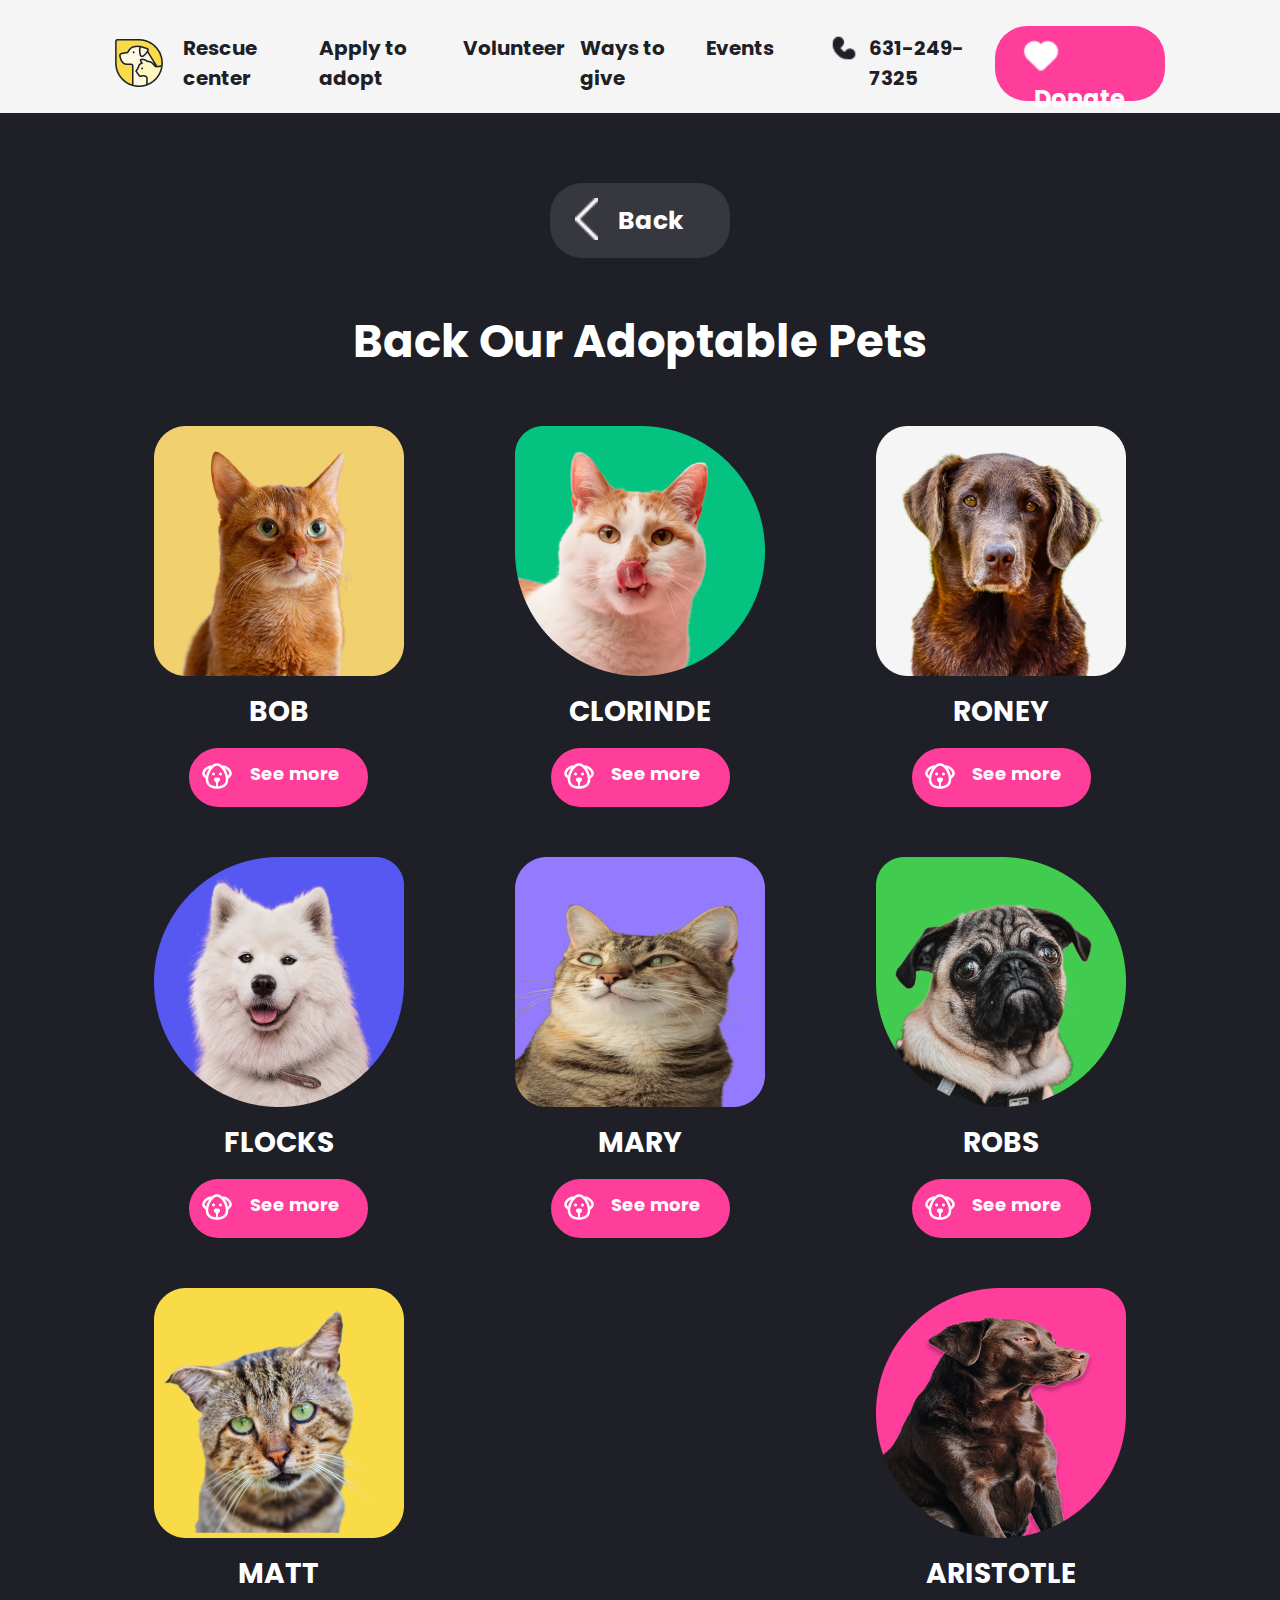
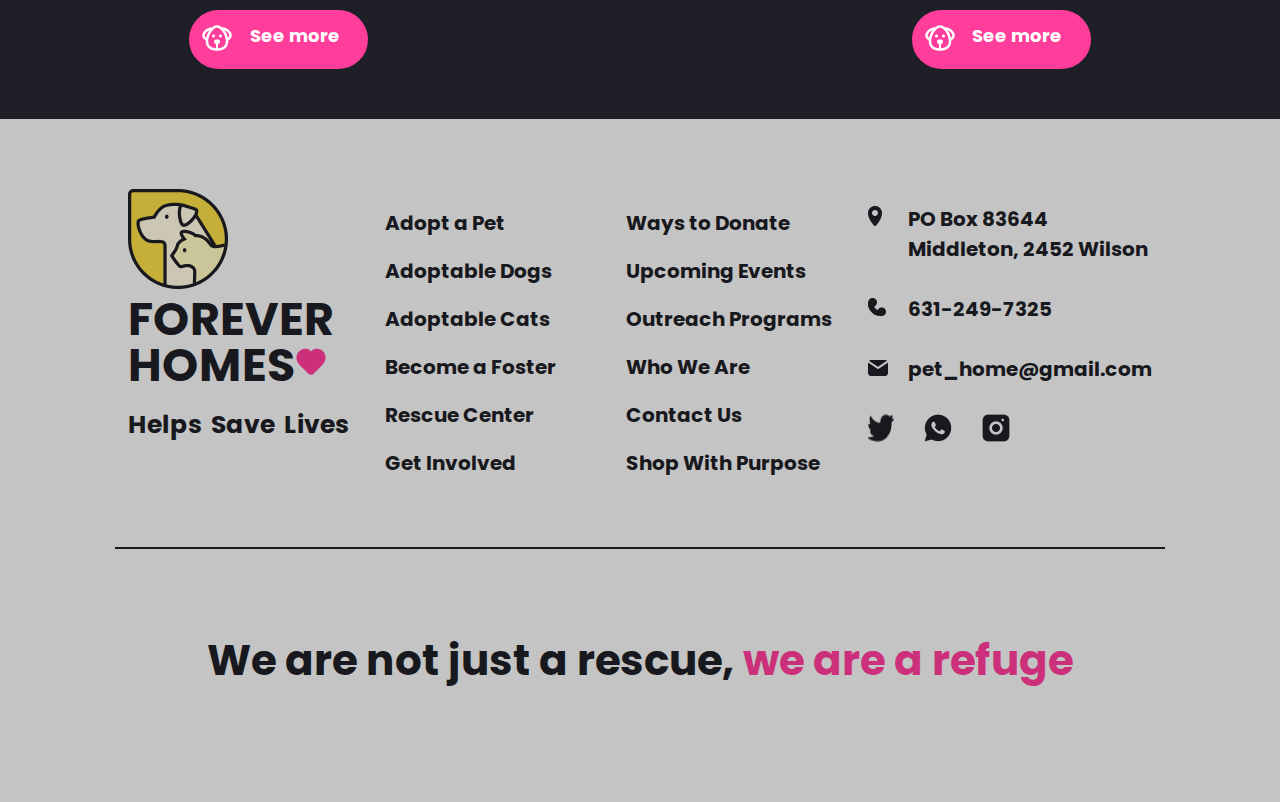
<file: html/adotables-page.html>
<!DOCTYPE html>
<html lang="pt-br">
<head>
    <link rel="preconnect" href="https://fonts.googleapis.com">
    <link rel="preconnect" href="https://fonts.gstatic.com" crossorigin>
    <link href="https://fonts.googleapis.com/css2?family=Inter:wght@400;500&family=Poppins:wght@600&display=swap" rel="stylesheet">

    <link rel="preconnect" href="https://fonts.googleapis.com">
    <link rel="preconnect" href="https://fonts.gstatic.com" crossorigin>
    <link href="https://fonts.googleapis.com/css2?family=Inter:wght@400;500;700&family=Poppins:wght@600&display=swap" rel="stylesheet">

    <meta charset="UTF-8">
    <meta name="viewport" content="width=device-width, initial-scale=1.0">
    <title>Adotables</title>
    <link rel="stylesheet" href="/css/style.css">
</head>
<body>
    <div id ="container-home">
        <div id="container-home-menu">
            <nav>
                <img src="/assets/icons/Group 176429.png" alt="">
                <ul id="container-home-menu-list">
                    <li><a href="#">Rescue center</a></li>
                    <li><a href="#">Apply to adopt</a></li>
                    <li><a href="#">Volunteer</a></li>
                    <li><a href="#">Ways to give</a></li>
                    <li><a href="#">Events</a></li>
                </ul>
            </nav>
            <div class="contact">
                <img src="/assets/icons/Icon_tel.png" alt="">
                <p>631-249-7325</p>
            </div>
            <button class="button-donate-style openModalButtonDonate">
                <img src="/assets/icons/Icon_Coracao.png" alt="">
                Donate
            </button>
            
        </div>
        <div id="adotables-pets-container">
            <div id="adotables-pets">
                <div id="button-back-container">
                <button class="button-back" id="back">
                    <img src="/assets/icons/Vector (9).png" alt="">
                    <p>Back</p>
                </button>
                </div>
                <h2>Back Our Adoptable Pets</h2>
            </div>
            <div class="adotables-pets-container-group">
               
                    <div class="adotables-pets-container-group-elements">
                        <img src="/assets/animals/1 (1).png" class="adotables-pets-container-group-img" alt="">
                        <h4>BOB</h4>
                        <div class="adotables-pets-button">
                            <img src="/assets/icons/Icon (2).png" alt="">
                            <p>See more</p>
                        </div>
                    </div>
               
                    <div class="adotables-pets-container-group-elements">
                        <img src="/assets/animals/2.png" class="adotables-pets-container-group-img" alt="">
                        <h4>CLORINDE</h4>
                        <div class="adotables-pets-button">
                            <img src="/assets/icons/Icon (2).png" alt="">
                            <p>See more</p>
                        </div>
                    </div>
                
                    <div class="adotables-pets-container-group-elements">
                        <img src="/assets//animals/3.png" class="adotables-pets-container-group-img" alt="">
                        <h4>RONEY</h4>
                        <div class="adotables-pets-button">
                            <img src="/assets/icons/Icon (2).png" alt="">
                            <p>See more</p>
                        </div>
                    </div>
                
                    <div class="adotables-pets-container-group-elements">
                        <img src="/assets/animals/4.png" class="adotables-pets-container-group-img" alt="">
                        <h4>FLOCKS</h4>
                        <div class="adotables-pets-button">
                            <img src="/assets/icons/Icon (2).png" alt="">
                            <p>See more</p>
                        </div>
                    </div class="adotables-pets-container-group-elements">
            
                    <div class="adotables-pets-container-group-elements">
                        <img src="/assets/animals/4 (2).png" class="adotables-pets-container-group-img" alt="">
                        <h4>MARY</h4>
                        <div class="adotables-pets-button">
                            <img src="/assets/icons/Icon (2).png" alt="">
                            <p>See more</p>
                        </div>
                    </div class="adotables-pets-container-group-elements">
                
                    <div class="adotables-pets-container-group-elements">
                        <img src="/assets//animals/4 (4).png" class="adotables-pets-container-group-img" alt="">
                        <h4>ROBS</h4>
                        <div class="adotables-pets-button">
                            <img src="/assets/icons/Icon (2).png"  alt="">
                            <p>See more</p>
                        </div>
                    </div class="adotables-pets-container-group-elements">
                
                    <div class="adotables-pets-container-group-elements">
                        <img src="/assets/animals/4 (1).png" class="adotables-pets-container-group-img" alt="">
                        <h4>MATT</h4>
                        <div class="adotables-pets-button">
                            <img src="/assets/icons/Icon (2).png" alt="">
                            <p>See more</p>
                        </div>
                    </div>
                
                    <div class="adotables-pets-container-group-elements">
                        <img src="/assets/animals/4 (3).png" class="adotables-pets-container-group-img" alt="">
                        <h4>ARISTOTLE</h4>
                        <div class="adotables-pets-button">
                            <img src="/assets/icons/Icon (2).png" alt="">
                            <p>See more</p>
                        </div>
                    </div>
                
            </div>
        </div>
         <!-- Donate Modal -->
         <div id="fade-donate-modal" class="hide"></div>
         <div id="donate-modal-content" class="hide">
             <h1>Choose your Donate </h1>
                 <form action="" id="">
                     <label for="email">EMAIL*</label>
                     <input type="email" placeholder="youremail@here|" id="email-donate" name="email">
 
                     <label for="name">HOW MUCH CAN YOU HELP?*</label>
                     <input type="text" placeholder="R$ 95,00" id="help"  name="help" required>
 
                     <label for="method-input-container">PAYMENT METHOD*</label>
                     <div class="method-input-container">
                         <label for="pix" class="checkbox-label">
                             <input type="checkbox" id="pix" name="payment_method" value="pix" class="checkbox-circle" required>
                             <span class="custom-checkbox"></span> Pix
                         </label>
                     
                         <label for="credit" class="checkbox-label" id="credit-label">
                             <input type="checkbox" id="credit" name="payment_method" value="credit_card" class="checkbox-circle" required>
                             <span class="custom-checkbox"></span> Credit Card
                         </label>
                     
                         <label for="paypal" class="checkbox-label">
                             <input type="checkbox" id="paypal" name="payment_method" value="paypal" class="checkbox-circle" required>
                             <span class="custom-checkbox"> </span>Paypal
                         </label>
                     </div>          
                 </form>
                 <div class="donate-modal-container-footer">
                     <button id="modal-button-donate">
                         <img src="/assets/Icon_Coracao.png" alt="">
                         I wanna Help!
                     </button>
 
                     <button class="close-modal-button closeModalButtonDonate">
                         <img src="/assets/icons/Vector (9).png" alt="">
                         Cancel
                     </button>
                 </div>  
             </div>
 
    <footer id="footer-section">
        <div id="footer-section-container">
            <div>
                <img src="/assets/Logo.png"  alt="">
                <span>
                    <h2>FOREVER HOMES</h2>
                    <img src="/assets/icons/Icon.png" id="footer-section-img-heart" alt="">
                    
                </span> 
                <p id="footer-section-subtitle">Helps Save Lives</p>
            </div>
            <div>
                <ul>
                    <li>Adopt a Pet</li>
                    <li>Adoptable Dogs</li>
                    <li>Adoptable Cats</li>
                    <li>Become a Foster</li>
                    <li>Rescue Center</li>
                    <li>Get Involved</li>
                </ul>
            </div>
            <div>
                <ul>
                    <li>Ways to Donate</li>
                    <li>Upcoming Events</li>
                    <li>Outreach Programs</li>
                    <li>Who We Are</li>
                    <li>Contact Us</li>
                    <li>Shop With Purpose</li>
                </ul>
            </div>
            <div id="footer-section-contact">
                <span>
                    <img src="/assets/icons/Shape.png" alt="">
                    <p>PO Box 83644 Middleton, 2452 Wilson</p>
                </span>
                <span>
                    <img src="/assets/icons/Shape-1.png" alt="">
                    <p>631-249-7325</p>
                </span>
                <span>
                    <img src="/assets/icons/Shape-2.png" alt="">
                    <p>pet_home@gmail.com</p>
                </span>
                <span id="footer-section-contact-group">
                    <img src="/assets/icons/Shape-3.png" alt="">
                    <img src="/assets/icons/Shape-4.png" alt="">
                    <img src="/assets/icons/Shape-5.png" alt="">
                </span>
            </div>
        </div>
        <div id="footer-section-contact-phrase">
            <h2>​We are not just a rescue, <span>we are a refuge</span></h2>
        </div>
    </footer>
    <script src="/js/script-adotables.js"></script>
</body>
</html>
</file>
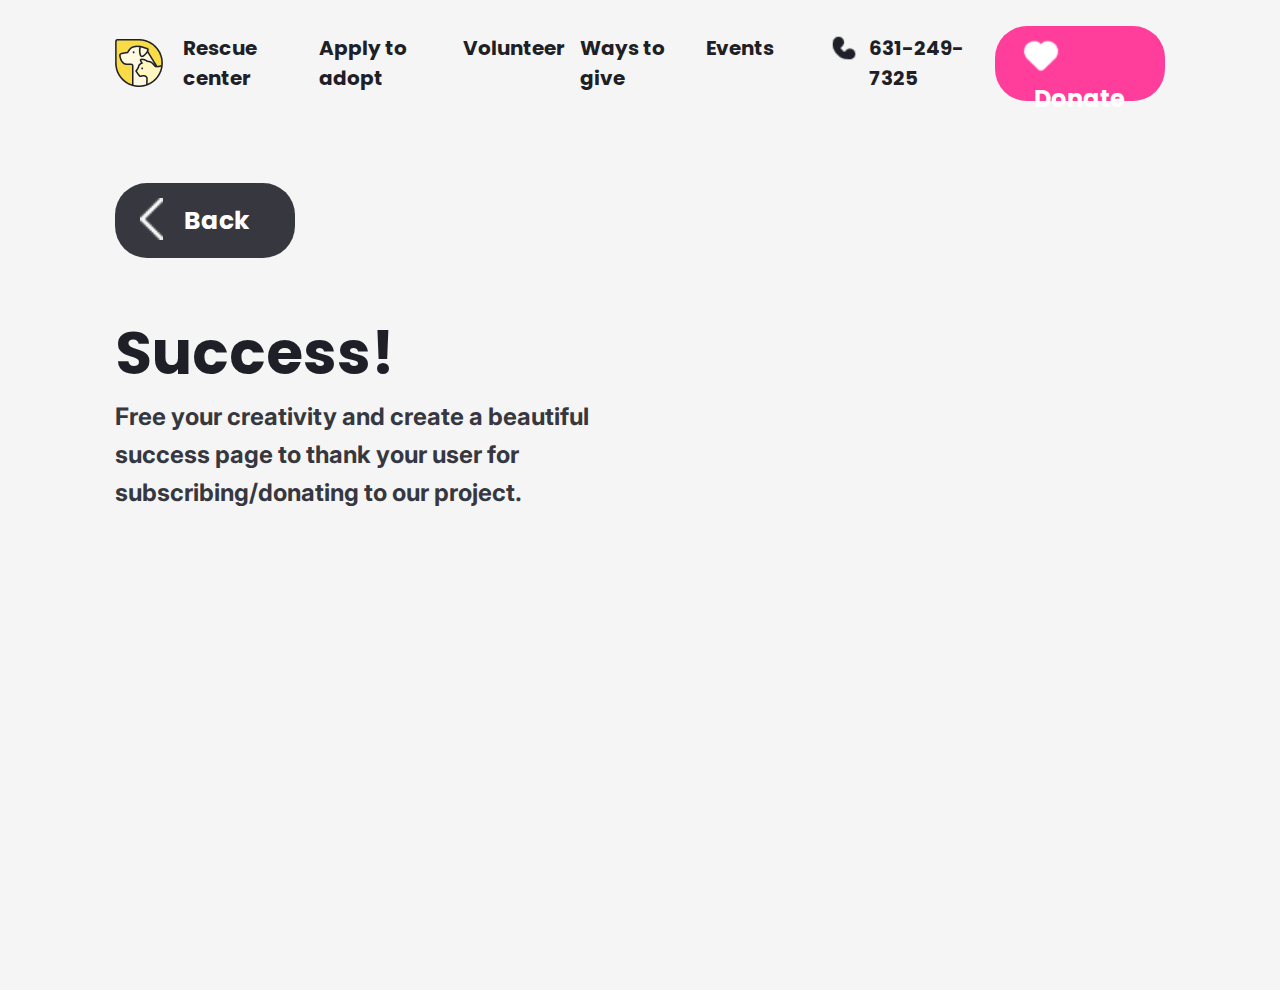
<file: html/success-page.html>
<!DOCTYPE html>
<html lang="pt-br">
<head>
    <link rel="preconnect" href="https://fonts.googleapis.com">
    <link rel="preconnect" href="https://fonts.gstatic.com" crossorigin>
    <link href="https://fonts.googleapis.com/css2?family=Inter:wght@400;500&family=Poppins:wght@600&display=swap" rel="stylesheet">

    <link rel="preconnect" href="https://fonts.googleapis.com">
    <link rel="preconnect" href="https://fonts.gstatic.com" crossorigin>
    <link href="https://fonts.googleapis.com/css2?family=Inter:wght@400;500;700&family=Poppins:wght@600&display=swap" rel="stylesheet">

    <meta charset="UTF-8">
    <meta name="viewport" content="width=device-width, initial-scale=1.0">
    <title>Success</title>
    <link rel="stylesheet" href="/css/style.css">
</head>
<body>
    <div id ="container-home">
        <div id="container-home-menu">
            <nav>
                <img src="/assets/icons/Group 176429.png" alt="">
                <ul id="container-home-menu-list">
                    <li><a href="#">Rescue center</a></li>
                    <li><a href="#">Apply to adopt</a></li>
                    <li><a href="#">Volunteer</a></li>
                    <li><a href="#">Ways to give</a></li>
                    <li><a href="#">Events</a></li>
                </ul>
            </nav>
            <div class="contact">
                <img src="/assets/icons/Icon_tel.png" alt="">
                <p>631-249-7325</p>
            </div>
            <button class="openModalButtonDonate button-donate-style">
                <img src="/assets/icons/Icon_Coracao.png" alt="">
                Donate
            </button>
        </div>
        <div id="success-page">
        <button class="button-back">
            <img src="/assets/icons/Vector (9).png" alt="">
            Back
        </button>
        <h1>Success!</h1>
        <p>Free your creativity and create a beautiful success page to thank your user for subscribing/donating to our project.</p>
    </div>
    </div>
        <!-- Donate Modal -->
        <div id="fade-donate-modal" class="hide"></div>
        <div id="donate-modal-content" class="hide">
            <h1>Choose your Donate </h1>
                <form action="" id="">
                    <label for="email">EMAIL*</label>
                    <input type="email" placeholder="youremail@here|" id="email-donate" name="email">
    
                    <label for="name">HOW MUCH CAN YOU HELP?*</label>
                    <input type="text" placeholder="R$ 95,00" id="help"  name="help" required>
    
                    <label for="method-input-container">PAYMENT METHOD*</label>
                    <div class="method-input-container">
                        <label for="pix" class="checkbox-label">
                            <input type="checkbox" id="pix" name="payment_method" value="pix" class="checkbox-circle" required>
                            <span class="custom-checkbox"></span> Pix
                        </label>
                    
                        <label for="credit" class="checkbox-label" id="credit-label">
                            <input type="checkbox" id="credit" name="payment_method" value="credit_card" class="checkbox-circle" required>
                            <span class="custom-checkbox"></span> Credit Card
                        </label>
                    
                        <label for="paypal" class="checkbox-label">
                            <input type="checkbox" id="paypal" name="payment_method" value="paypal" class="checkbox-circle" required>
                            <span class="custom-checkbox"> </span>Paypal
                        </label>
                    </div>          
                </form>
                <div class="donate-modal-container-footer">
                    <button id="modal-button-donate">
                        <img src="/assets/icons/Icon_Coracao.png" alt="">
                        I wanna Help!
                    </button>
    
                    <button class="close-modal-button closeModalButtonDonate">
                        <img src="/assets/icons/Vector (9).png" alt="">
                        Cancel
                    </button>
                </div>  
            </div>
     
    <script src="/js/script-sucess.js"></script>
</body>
</html>
</file>
<file: css/style.css>
* {
    margin: 0;
    padding: 0;
    font-family: 'Poppins';
    font-weight: 700;
}

/* Section-home */

#container-home {
    height: 100vh;
    background-color:#F5F5F5 ;
    padding-bottom: 7%;
}

#container-home-menu {
    display: flex;
    justify-content: space-between;
    align-items: center;
    font-family: 'Inter';
    font-size: 20px;
    padding: 2% 9% 1%;
    color: #1E1F27;

}

.contact {
    display: flex;
    margin-left: 40px;    
}

.contact img {
    width: 30px;
    height: 30px;
    margin-right: 10px
}

/* Button-Donate */
.button-donate-style{
    width: auto;
    height: 75px;
    cursor: pointer;
    background-color:  #FF3D9A;
    color: white;
    border-radius: 32px;
    padding: 8px 25px;   
    font-size: 1.5rem;
    text-align: center;
    line-height: 45px;
    border: #FF3D9A;
    transition: 0.4s;
}

.button-donate-style:hover {
    opacity: 0.7;
}
.button-donate-style img {
    width: 42px;
    height: 42px;
    float: left;    
}

/* Button adopt */
.button-adopt {
    display: block;
    width: 45%;
    height: 75px;
    background-color:  white;
    color: #1E1F27;
    border-radius: 32px;
    padding: 10px 25px;
    border: #1E1F27 solid 1px;
    font-size: 1.5rem;
    text-align: center;
    line-height: 45px;   
    transition: 0.4s;
    cursor: pointer;
}

.button-adopt:hover {
    opacity: 0.8;
    background-color: #cfcfcf;
}
.button-adopt img {
    width: 42px;
    height: 42px;
    float: left;
}

.about-text h1 {
    font-size: 58px;
    font-weight: 700;
    margin-bottom: 30px;
    line-height: 1.0;   
}

nav {
    display: flex;
    align-items: center;
}
  
nav a {
    text-decoration: none;
    font-size: 20px;
    color: #1E1F27;
}

#container-home-menu-list {
    margin-left: 20px;
    list-style: none;
    display: flex;
}

#container-home-menu li {
   margin-right: 15px;
}

#container-home-menu-about {
    display: flex;
    margin-top: 25px;
    padding-top: 20px;
    padding-bottom: 20px;
    border-top: 2px solid #1E1F27 ;
    margin-left: 9%;
    margin-right: 9%;

}

.about-text {
  font-size: 1.5rem;
  margin-top: 80px;
  width: 100%;
}

.about-text h3 {
    margin-top: 30px;
    font-size: 32px;
    color: #1E1F27;
}

.group-bottons {
    margin-top: 40px;
    display: flex;
    gap: 40px;
}

.img-container {
    width: 100%;
    margin-top: 55px;
    position: relative;
}

.img-container img {
    width: 100%;
    height: auto;
    position: relative;
}

.img-container #cat {
    z-index: 1;
    left: 48%; 
    width: 52%;
}

.img-container #dog {
    z-index: 2;
    top: 10px;
    right: 25%; 
    width: 38%;
}

.img-container #house {
    z-index: 1;
    left: 25%; 
    bottom: 75%; 
    width: 19%;
}
.img-container #collar {
    z-index: 1;
    left: 44%; 
    bottom: 33%; 
    width: 28%;
}

@media (max-width: 768px) {

    #container-home {
        height: 100vh;
        background-color:#F5F5F5 ;
        padding-bottom: 7%;
    }
    
    #container-home-menu {
        display: flex;
        flex-wrap: wrap;
        align-items: center;
        font-family: 'Inter';
        font-size: 5%;
        
        color: #1E1F27;
    }

    nav {
        display: flex;
        flex-direction: column;
        align-items: center;
    }
    
    nav a {
        text-decoration: none;
        font-size: 20px;
        color: #1E1F27;
    }

    #container-home-menu-list {
        margin-left: 20px;
        list-style: none;
        display: flex;
    }

    #container-home-menu li {
    margin-right: 15px;
    }
    .button-donate-style, .button-adopt {
      width: 100%;
    }

    .about-text {
      font-size: 1rem;
    }
  }

/* section 2 */

.carousel-section {
    width: 100%;
    background-color: #1E1F27 ;
    color: #ffffff; 
    padding-top: 50px;
}
.carousel-section .text-section {
    display:flex;
    flex-direction: column;
    justify-content: center;
    margin-top: 40px;
}

.carousel-section .text-section .date {
    display: flex;
    justify-content: center;
    text-align: center;
}

.carousel-section .text-section h2 {
    font-size: 45px;
    text-align: center;
    margin-left: 15%;
    margin-right: 15%;
}
.carousel-section .text-section .date  h3 {
    color: #F8DB46 ;
    font-size: 55px;
    width: 100%;
    margin-right: 130px;
    margin-top: 70px;
}
.carousel-section .text-section .date  p {
    font-size: 32px;
    margin-top: 10px;
}

/* carousel */

.carousel-container {
    margin-top: 60px; 
    margin-left: 230px;
    margin-right: 230px;
    overflow: hidden;
}

.carousel-animals {
    display: flex;
    transition: transform 0.5s; 
}

.carousel-slide {
    flex: 0 0 25%; 
    text-align: center;
    position: relative;
}
.carousel-slide img {
    width: 85%;
}

.carousel-buttons {
    display: flex;
    justify-content: space-between;
    align-items: center;
    margin-left: 150px;
    margin-right: 150px;
}

.carousel-buttons button {
    border: none;
    background: none;
    cursor: pointer;
    position: relative;
    top: 200px;
}

/* section 3 */

.cards-section {
    width: 100%;
    background-color: #1E1F27 ;
    color: #ffffff; 
    padding-top: 140px;
}

.cards-section h2 {
    font-size: 40px;
    text-align: center;
}

.cards-block {
    display: flex;
    flex-wrap: wrap;
    justify-content: center; 
    align-items: flex-start; 
    margin: 0 auto; 
    max-width: 1440px; 
    padding-bottom: 70px;
    gap: 20px;
}
.card {
    border: 2px solid #FFFFFF;
    max-width: 370px; 
    height: 320px;
    border-radius: 24px;
    padding: 36px;
    margin-top: 30px;
    box-sizing: border-box; /
}

.title-card {
    display: flex;
    justify-content: space-between;
}

.title-card h4 {
    font-size: 25px;
}

.card p {
    font-size: 14px;
    color: rgba(255, 255, 255, 0.8);
    margin-top: 19px;
}
.title-card img {
    width: 20%;
}

/* section 4 */

.information-section {
    padding-top: 40px;
    margin-left: 5%; 
    margin-right: 5%; 
}

.info-button-adopt {
    display: block;
    width: 230px;
    height: 55px;
    cursor: pointer;
    background-color:#1E1F27;
    color: white;
    border-radius: 32px;
    padding: 10px;
    margin-top: 20px;
    transition: 0.4s;
    font-size: 19px;
    text-align: center;  
}

.info-button-adopt:hover {
    opacity: 0.7;
}

.information h2 {
    font-size: 52px; 
    text-align: center;
}

.information-area {
    display: flex;
    align-items: center;
    margin-top: 40px; 
}

.information-image {
    width: 50%;
    max-width: 50%;
    margin-bottom: -60px

}
.information-image img {
    position: relative;
    width: 100%; 
    height: auto; 
}

.information-image #cat {
    z-index: 4;
    width: 40%;
    right:14%; 
    top: 8px;
}

.information-image #dog {
    width: 56%;
    z-index: 1;
    left: 10%;
    top: 10px;
}

.information-image #bone-icon {
    z-index: 3;
    right: 4%; 
    bottom:550px; 
    width: 20%; 
}

.information-image #collar {
    position: relative;
    width: 28%;
    z-index: 3;
    transform: scaleX(-1);
    bottom: 300px; 
    right: 19px;

}

.information-text {
    width: 50%;
    padding-left: 5%; 
    padding-bottom: 80px;
}

.information-text h4 {
    color: #1E1F27;
    font-size: 24px;
}

.information-text li {
    font-size: 18px;
    color: #37383F;
    padding: 10px;
}

/* section 5 */
.cards-section-two {
    width: 100%;
    background-color: #1E1F27 ;
    color: #ffffff; 
    padding-top: 60px;
    padding-bottom: 80px;
}
.cards-section-two-title {
    margin-left: 9%;
    margin-right: 9%;
    display: flex;
    justify-content: center;
}
.cards-section-two-title > span {
    display: flex;
    align-items: center;
    justify-content: space-between;
}

.cards-section-two-title h2 {
    width: 50%;
    display: flex;
    flex-direction: row;
    justify-content: center;
    font-size: 40px;
    text-align: center;
    color: white;
    line-height: 1.2;
}

.cards-section-two-card {
    display: flex;
    justify-content: space-between;
    margin-left: 9%;
    margin-right: 9%;
    margin-top: 50px;
}
.cards-section-two-card-area {
    border: 2px solid #FFFFFF;
    width: 200px;
    height: 270px;
    border-radius: 24px;
    padding-top: 36px;
    padding-right: 30px;
    padding-left: 30px;

}
.cards-section-two-card-area h4 {
    font-size: 20px;
    text-align: center;
    margin-bottom: 25px;
}
.cards-section-two-card-area > p {
    font-size: 16px;
    text-align: center;
    color: rgba(255, 255, 255, 0.8);
}

.cards-section-two-card-area-botton  {
    display: block;
    width: 180px;
    height: 35px;
    cursor: pointer;
    border-radius: 16px;
    padding: 10px;
    margin-top: 30px;
}
.cards-section-two-card-area-botton p {
    font-size: 18px;
}

#green {
    background-color: #04C27F;
    color: #1E1F27;
    text-align: center;
    cursor: pointer;
    transform: 0.4s;
}
#green:hover {
    opacity: 0.7;
}

#yellow, #button-yellow {
    background-color:#F1D06E;
    color: #1E1F27;
    text-align: center;
    cursor: pointer;
    transform: 0.4s;
}
#yellow:hover {
    opacity: 0.7;
}
#pink {
   background-color: #FF3D9A;
   color: #FFFFFF;
   text-align: center;
   cursor: pointer;
   transform: 0.4s;
}
#pink:hover {
    opacity: 0.7;
}

#purple {
    background-color: #5758F1;
    color: #FFFFFF;
    text-align: center;
    cursor: pointer;
    transform: 0.4s;
}

#purple:hover {
    opacity: 0.7;
}

/* section 6 */

#section-adorable-adoptables {
    height: 382px;
    background-color: #1E1F27;
    color: white;
    padding-top: 80px;
}

#section-adorable-adoptables-container {
    display: flex;
    align-items: center;
    justify-content: space-between;
    margin-left: 110px;
    margin-right: 110px;
}

.section-adorable-adoptables-container-img {
    position: relative;
    top: 70px;
}

#section-adorable-adoptables-container-title {
    width: 100%;
}

#section-adorable-adoptables-container-title h2{
    justify-content: center;
    font-size: 45px;
    text-align: center;
    color: white;
    position: relative;
    bottom: 100px;
}
#fish {
   position: relative;
   bottom: 45px;
   right: 170px
}
#bone {
    position: relative;
    bottom: 40px;
    left: 590px
}
#destact-text {
     color: #F8DB46;
}

#section-adorable-adoptables-container-title h4 {
    font-size: 28px;
    text-align: center;
    margin-bottom: 25px;
    position: relative;
    bottom: 60px;
}
.section-adorable-adoptables-container-botton  {
    display: flex;
    width: 200px;
    height: 56px;
    cursor: pointer;
    border-radius: 32px;
    padding: 10px;
    margin-top: 30px;
    justify-content: center;
    font-size: 18px;
    border:2px solid #F1D06E;
    transition: 0.4s;
}

.section-adorable-adoptables-container-botton:hover {
    opacity: 0.7;
}

#section-adorable-adoptables-container-botton-id {
    display: flex;
    justify-content: center;
    gap: 20px;
    position: relative;
    bottom: 45px;    
    
}

.section-adorable-adoptables-container-botton p {
    font-size: 18px;
}

#black {
    width: 179px;
    height: 34px;
    color: white;
    border: 2px solid white;
    border-radius: 32px;
}

/* section 7 */

#subscribe-section {
    background-color: #5758F1;
}

#subscribe-section-container{
    padding-top: 60px;
    padding-bottom: 60px;
    margin-left: 9%;
    margin-right: 9%;
    color: white;
}
#subscribe-section-header {
    /* width: 100%; */
    display: block;
    text-align: center;
}
#subscribe-section-header h2 {
    font-size: 57px;
    text-align: center;
}
#subscribe-section-header p {
    margin-left: 230px;
    margin-right: 230px;
    margin-top: 10px;
    font-size: 19px;
    font-family: "Inter";    
}
#subscribe-section-information {
    display: flex;
    justify-content: center;
    gap: 20px;
    margin-top: 60px;
}

#subscribe-section-information-email  {
    display: block;
    width: 395px;
    height: 32px;
    border-radius: 32px;
    /* margin-top: 80px; */
    border: 2px white solid;
    padding: 12px;
    
}
#subscribe-section-information-email p {
    font-size: 20px;
    font-family: "Inter";
    font-weight: 500;
    line-height: 32px;
    letter-spacing: 0px;
    text-align: left;
    color: rgba(255, 255, 255, 0.5);
}

#subscribe-section-information-button {
    display: block;
    width: 200px;
    height: 59px;
    cursor: pointer;
    border-radius: 32px;
    border: 2px white solid;
    padding: 12px;
    background-color: #ffffff;
    font-size: 20px;
    font-family: "Inter";
    font-weight: 500;
    line-height: 32px;
    text-align: center;
    color: #1E1F27;
    font-weight: 700;
    transition: 0.4s;
}
#subscribe-section-information-button:hover {
    opacity: 0.7;
}

/* section footer */
#footer-section {
    background-color: #F5F5F5;
    padding-bottom: 50px;
}

#footer-section-container {
    margin-left: 10%;
    margin-right: 10%;
    padding-top: 70px;
    display: grid;
    grid-template-columns: repeat(4, 1fr); 
    gap: 20px; 
}

#footer-section-container h2 {
    font-size: 46px;
    text-align: left;
    white-space: pre-line;
    line-height: 1.0;
    color: #1E1F27;
}

#footer-section-container ul {
    font-family: "inter";
    font-size: 20px;
    line-height: 2.4;
    list-style: none;
    color: #1E1F27;
    padding-top: 10px;
    padding-left: 15px;
}

#footer-section-subtitle {
    font-size: 25px;
    color: #1E1F27;
    word-spacing: 4px;
    margin-top: -25px;
}

#footer-section-img-heart {
    position: relative;
    left: 165px;
    bottom: 45px;
}

#footer-section-contact {
    font-family: "inter";
    font-size: 20px;
    color: #1E1F27;
    margin-top: -15px;
    padding-left: 15px;
    
}
#footer-section-contact p {
    margin-left: 40px;
}
#footer-section-contact img {
   position: relative;
   top: 30px;
}
#footer-section-contact-group {
    display: flex;
    gap: 30px;
}

#footer-section-contact-phrase {
    margin-top: 60px;
    margin-left: 9%;
    margin-right: 9%;
    margin-bottom: 60px;
    padding-top: 80px;
    border-top: #1E1F27 solid 2px;
    font-size: 28px;
    text-align: center;
    color: #1E1F27;
}
#footer-section-contact-phrase span {
    color: #FF3D9A;
}

/* success page */

#container-home-sucess {
    width: 100%;
    height: 100vh;
    background-color:#F5F5F5 ;
}

.button-back {
    width: 180px;
    height: 75px;
    cursor: pointer;
    background-color:  #37383F;
    color: white;
    border-radius: 32px;
    padding: 10px 25px;   
    margin-bottom: 50px;
    border: #37383F;
    font-size: 25px;
    text-align: center;
    line-height: 45px;
    cursor: pointer;

    
}
.button-back:hover {
    opacity: 0.5;
}

.button-back img {
    height: 42px;
    float: left;
  }

#success-page {
    display: flex;
    flex-direction: column;
    margin-left: 9%;
    margin-right: 9%;
    margin-top: 70px;
}

#success-page  h1 {
    font-size: 60px;
    color: #1E1F27;
}

#success-page > p {
    width: 50%;
    font-family: "Inter";
    font-size: 24px;
    line-height: 38px;
    text-align: left;
    color: #37383F;

}

/* adotables-pets */

#adotables-pets {
    padding-top: 70px;
    text-align: center; 
    display: flex;
    flex-direction: column; 
    align-items: center; 
 }

#adotables-pets-container {

    background-color: #1E1F27;
}


 .adotables-pets-container-group {
    margin-left: 12%;
    margin-right: 12%;
    display: flex;
    flex-wrap: wrap;
    justify-content: space-between;
    gap: 4%;

  
}

#adotables-pets h2 {
    justify-content: center;
    font-size: 45px;
    text-align: center;
    color: white;
    margin-bottom: 50px

}

.adotables-pets-container-group h4 {
    font-size: 28px;
    color: white;
    text-align: center;
    margin-top: 15px;
    margin-bottom: 15px;
}

.adotables-pets-button {
    width: 155px;
    height: 35px;
    cursor: pointer;
    background-color:  #FF3D9A;
    border: 2px solid #FF3D9A;
    color: white;
    border-radius: 32px;
    padding: 10px;   
    margin-bottom: 50px;
}

.adotables-pets-button img {
    float: left;
  }
  
.adotables-pets-button p {
    font-size: 18px;
    text-align: center;
    vertical-align: middle;
}
#adotables-pets {
    width: 100%;
    display: flex;
    justify-content: center;
    flex-wrap: wrap;
}
.adotables-pets-container-group-elements {
    text-align: center; 
    display: flex;
    flex-direction: column; 
    align-items: center; 
}
      
/* adopt-modal */

.adopt-modal-container-footer {
    display: flex;
    justify-content: center;
    align-items: center; 
    margin-top: 20px;
    margin-left: 20px;
    flex-direction: column;
    gap: 10px;
}


#modal-button-adopt {
    width: 370px;
    height: 60px;
    background-color: #04C27F;
    border: 2px solid  #04C27F;
    color: #F5F5F5;
    display: flex;
    justify-content: center;
    align-items: center;
    padding: 10px;   
    border-radius: 10px;
    font-size: 20px;
    gap: 10px;
}


.modal-button-cancel {
    width: 370px;
    height: 60px;
    background-color: #37383F;
    border: 2px solid #37383F;
    color: #F5F5F5;
    display: flex;
    justify-content: center;
    align-items: center;
    gap: 10px;
    border-radius: 10px;
    font-size: 20px;

}
.modal-button-cancel #modal-button-adopt  img {
    max-width: 100%;
    height: auto;
}

#adopt-modal-content h1 {
    font-size: 45px;
    margin-left: 15px;
    text-align: center;
    color: #1E1F27;
}

#adopt-modal-content p{
    font-size: 16px;
    text-align: center;
    text-align: center;
    color: #1E1F27;
    margin-bottom: 20px;
}

#fade-adopt-modal {
    background-color: rgba(0, 0, 0, 0.2);
    position: fixed;
    margin: 0 auto;
    width: 100%;
    height: 100%;
    z-index: 10;    background-color: rgba(0, 0, 0, 0.2);
    position: fixed;
    width: 100%;
    height: 100%;
}

form {
    text-align: left;
    max-width: 350px;
    margin: 0 auto;
}

input[type="text"], input[type="email"], input[type="number"] ,imput[type="checkbox"] {
    display: block;
    margin-bottom: 20px;
    width: 100%;
    padding: 10px;
    border: 1px solid #3F96FC;
    border-radius: 8px;
    height: 30px;
    font-size: 14px;
    color: #37383F;
}

label {
    color: #FF3D9A;
}

label span {
    color: #37383F;
}


#agree-label {
    font-size: 12px;

}

.dob-input-container {
    width: 350px;
    display: flex;
    flex-direction: row;
    justify-content: center;
    gap: 20px;
    margin: 0 auto;
}

/* donate-modal */

.donate-modal-container-footer {
    display: flex;
    justify-content: center;
    align-items: center; 
    margin-top: 20px;
    margin-left: 20px;
    flex-direction: column;
    gap: 14px;
}

#modal-button-donate {
    width: 250px;
    height: 70px;
    background-color: #FF3D9A;
    color: #F5F5F5;
    display: flex;
    justify-content: center;
    align-items: center;
    margin: 0 10px;
    padding: 16px, 32px, 16px, 32px;  
    gap: 8px;
    border-radius: 60px;
    font-size: 20px;
    border: 2px solid #FF3D9A;
    transition: 0.4s;
    cursor: pointer;
}

#modal-button-donate:hover {
    opacity: 0.7;
}

.close-modal-button {
    width: 177px;
    height: 64px;
    background-color: #37383F;
    color: #F5F5F5;
    display: flex;
    justify-content: center;
    align-items: center;
    margin: 0 10px;
    padding: 16px, 32px, 16px, 32px;
    gap: 8px;
    border-radius: 32px;
    font-size: 20px;
    transform: 0.4s;
    cursor: pointer;
}

.close-modal-button:hover {
    opacity: 0.7;
}
.modal-button-cancel #modal-button-donate  img {
    max-width: 100%;
    height: auto;
}
#donate-modal-content h1 {
    font-size: 46px;
    text-align: center;
    color: #1E1F27;
    line-height: 48px;
    margin-bottom: 20px;
    margin-left: 18px;
}

.method-input-container {
    display: flex;
    justify-content: space-between;
    gap:8px;   
    align-items: center;
}
.method-input-container label {
    color: #37383F ;
    border: 1px solid  #3F96FC;
    width: 90px;
    height:30px;
    padding: 8px;
    border-radius: 8px;
}

#credit-label {
    width: 85px;
    height: 40px;
}

#help::placeholder {
    text-align: right;
    margin-right: 10px;
}

.checkbox-circle {
    display: none; 
}

.custom-checkbox {
    display: inline-block;
    width: 18px; 
    height: 18px; 
    border-radius: 50%; 
    margin-right: 8px; 
    background-color: #37383F 
    
}

.checkbox-label {
    display: flex;
    align-items: center;
    color: #37383F;
    padding: 10px;
    width: 60px;
}

.checkbox-label input:checked + .custom-checkbox {
    background-color: #FF3D9A; 
}

.checkbox-label input:checked + .custom-checkbox + span {
    color: #FF3D9A; 
}

.checkbox-label input:checked + .custom-checkbox {
    background-color: #FF3D9A;
}


/* Open-Donate-Modal */

#donate-modal-content {   
    position: fixed;
    left: 50%;
    top: 50%;
    width: 370px;
    transform: translate(-50%, -50%);
    background-color: white;
    margin: 0 auto;
    max-width: 600px;
    border-radius: 32px;
    padding:20px 30px 20px 10px;
    display: flex;
    flex-direction: column;
    align-items: center;
    z-index: 15;
    max-width:95% ;
}

#fade-donate-modal {
    background-color: rgba(0, 0, 0, 0.2);
    position: fixed;
    margin: 0 auto;
    width: 100%;
    height: 100%;
    z-index: 10;
}

#donate-modal-content.hide, #fade-donate-modal {
    opacity: 0;
    pointer-events: none;
}

#donate-modal-content, #fade-donate-modal {
    transition: 0.6s;
    opacity: 1;
    pointer-events: all;
}

#donate-modal-content.hide {
    right: 0;
}

/* Open-Adopt-Modal */

#adopt-modal-content {
    position: fixed;
    left: 50%;
    top: 50%;
    width: 370px;
    transform: translate(-50%, -50%);
    background-color: white;
    margin: 0 auto;
    max-width: 600px;
    border-radius: 32px;
    padding:20px 30px 20px 10px;
    display: flex;
    flex-direction: column;
    align-items: center;
    z-index: 15;
    max-width:95% ;
}

#fade-adopt-modal {
    background-color: rgba(0, 0, 0, 0.7);
    position: fixed;
    margin: 0 auto;
    width: 100%;
    height: 100%;
    z-index: 10;
}

#adopt-modal-content.hide, #fade-adopt-modal {
    opacity: 0;
    pointer-events: none;
}

#adopt-modal-content, #fade-adopt-modal {
    transition: 0.8s;
    opacity: 1;
    pointer-events: all;
}

#adopt-modal-content.hide {
    right: 0;
}
</file>
